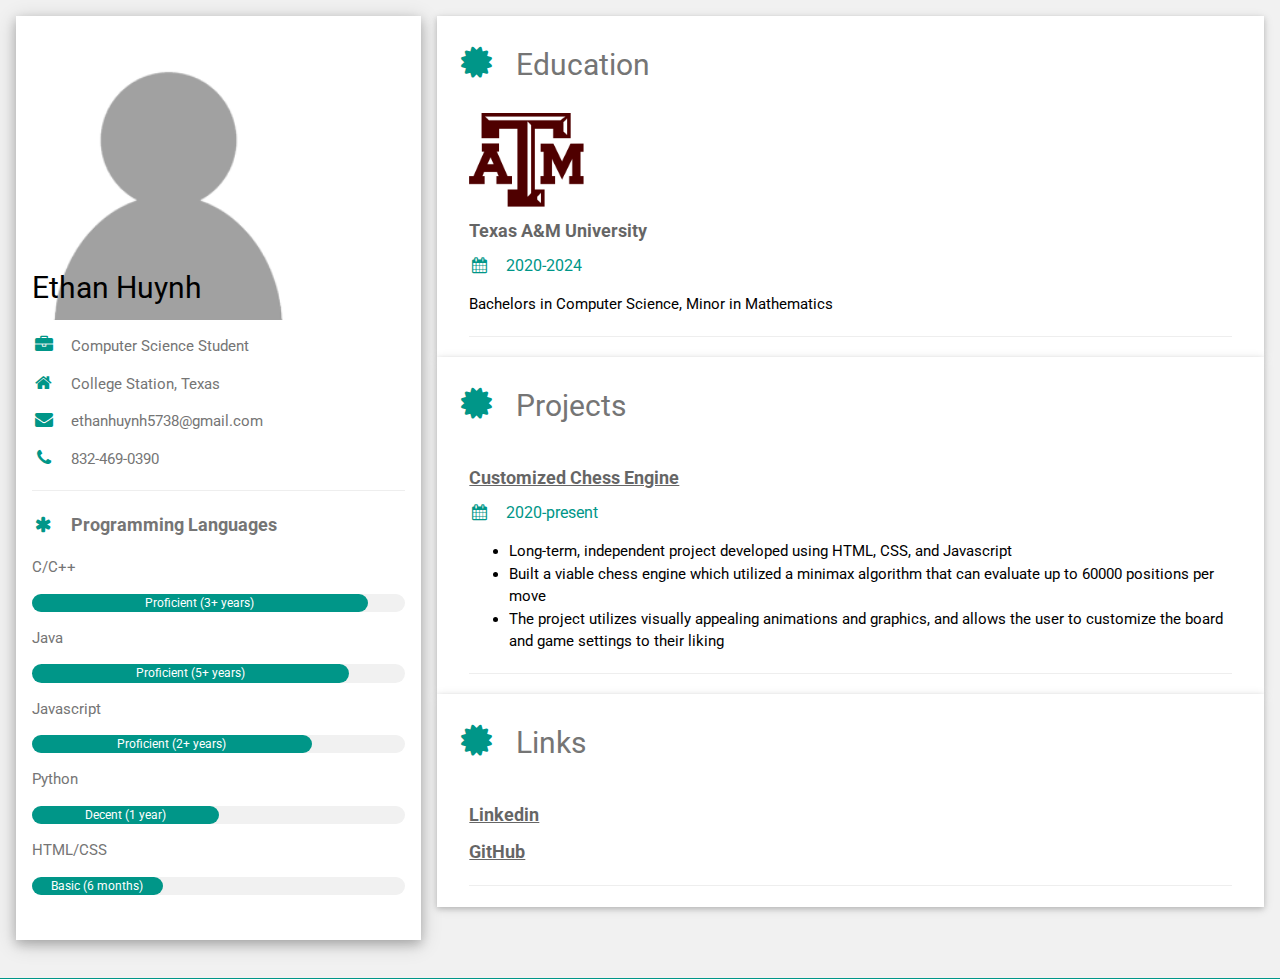
<file: index.html>
<!DOCTYPE html>
<html>
<title>Ethan Huynh</title>
<meta charset="UTF-8">
<meta name="viewport" content="width=device-width, initial-scale=1">
<link rel="stylesheet" href="style.css">
<link rel='stylesheet' href='https://fonts.googleapis.com/css?family=Roboto'>
<link rel="stylesheet" href="https://cdnjs.cloudflare.com/ajax/libs/font-awesome/4.7.0/css/font-awesome.min.css">
<style>
html,body,h1,h2,h3,h4,h5,h6 {font-family: "Roboto", sans-serif}
</style>
<body class="w3-light-grey">

<!-- Page Container -->
<div class="w3-content w3-margin-top" style="max-width:1400px;">

  <!-- The Grid -->
  <div class="w3-row-padding">
  
    <!-- Left Column -->
    <div class="w3-third">
    
      <div class="w3-white w3-text-grey w3-card-4">
        <div class="w3-display-container">
         <img src="/images/blank-avatar.png" style="width:75%" alt="Avatar">
          <div class="w3-display-bottomleft w3-container w3-text-black">
            <h2>Ethan Huynh</h2>
          </div>
        </div>
        <div class="w3-container">
          <p><i class="fa fa-briefcase fa-fw w3-margin-right w3-large w3-text-teal"></i>Computer Science Student</p>
          <p><i class="fa fa-home fa-fw w3-margin-right w3-large w3-text-teal"></i>College Station, Texas</p>
          <p><i class="fa fa-envelope fa-fw w3-margin-right w3-large w3-text-teal"></i>ethanhuynh5738@gmail.com</p>
          <p><i class="fa fa-phone fa-fw w3-margin-right w3-large w3-text-teal"></i>832-469-0390</p>
          <hr>

          <p class="w3-large"><b><i class="fa fa-asterisk fa-fw w3-margin-right w3-text-teal"></i>Programming Languages</b></p>
          <p>C/C++</p>
          <div class="w3-light-grey w3-round-xlarge w3-small">
            <div class="w3-container w3-center w3-round-xlarge w3-teal" style="width:90%">Proficient (3+ years)</div>
          </div>
          <p>Java</p>
          <div class="w3-light-grey w3-round-xlarge w3-small">
            <div class="w3-container w3-center w3-round-xlarge w3-teal" style="width:85%">
              <div class="w3-center w3-text-white">Proficient (5+ years)</div>
            </div>
          </div>
          <p>Javascript</p>
          <div class="w3-light-grey w3-round-xlarge w3-small">
            <div class="w3-container w3-center w3-round-xlarge w3-teal" style="width:75%">Proficient (2+ years)</div>
          </div>
          <p>Python</p>
          <div class="w3-light-grey w3-round-xlarge w3-small">
            <div class="w3-container w3-center w3-round-xlarge w3-teal" style="width:50%">Decent (1 year)</div>
          </div>
          <p>HTML/CSS</p>
          <div class="w3-light-grey w3-round-xlarge w3-small">
            <div class="w3-container w3-center w3-round-xlarge w3-teal" style="width:35%">Basic (6 months)</div>
          </div>

          <br>

         

          <br>
        </div>
      </div><br>

    <!-- End Left Column -->
    </div>

    <!-- Right Column -->
    <div class="w3-twothird">

      <div class="w3-container w3-card w3-white">
        <h2 class="w3-text-grey w3-padding-16"><i class="fa fa-certificate fa-fw w3-margin-right w3-xxlarge w3-text-teal"></i>Education</a></h2>
        <div class="w3-container">
            <img src="/images/a&m_logo.png" style="width:15%" alt="Avatar">
          <h5 class="w3-opacity"><b>Texas A&M University</b></h5>
          <h6 class="w3-text-teal"><i class="fa fa-calendar fa-fw w3-margin-right"></i>2020-2024</h6>
          <p>Bachelors in Computer Science, Minor in Mathematics</p>
          <hr>
        </div>
      </div>

      <div class="w3-container w3-card w3-white">
        <h2 class="w3-text-grey w3-padding-16"><i class="fa fa-certificate fa-fw w3-margin-right w3-xxlarge w3-text-teal"></i>Projects</h2>
        <div class="w3-container">
          <h5 class="w3-opacity"><b> <a href="https://ethanhuynh0710.github.io/chess/">Customized Chess Engine</a></b></h5>
          <h6 class="w3-text-teal"><i class="fa fa-calendar fa-fw w3-margin-right"></i>2020-present</h6>
            <ul>
                <li>Long-term, independent project developed using HTML, CSS, and Javascript</li>
                <li>Built a viable chess engine which utilized a minimax algorithm that can evaluate up to 60000 positions per move </li>
                <li>The project utilizes visually appealing animations and graphics, and allows the user to customize the board and game settings to their liking </li>
            </ul>
          <hr>
        </div>
      </div>

      <div class="w3-container w3-card w3-white">
        <h2 class="w3-text-grey w3-padding-16"><i class="fa fa-certificate fa-fw w3-margin-right w3-xxlarge w3-text-teal"></i>Links</a></h2>
        <div class="w3-container">
          <h5 class="w3-opacity"><b><a href="https://www.linkedin.com/in/ethan-huynh-04745b203/">Linkedin</a></b></h5>
          <h5 class="w3-opacity"><b><a href="https://github.com/ethanhuynh0710">GitHub</a></b></h5>
          <hr>
        </div>
      </div>

    <!-- End Right Column -->
    </div>
    
  <!-- End Grid -->
  </div>
  
  <!-- End Page Container -->
</div>

<footer class="w3-container w3-teal w3-center w3-margin-top">
</footer>

</body>
</html>
</file>
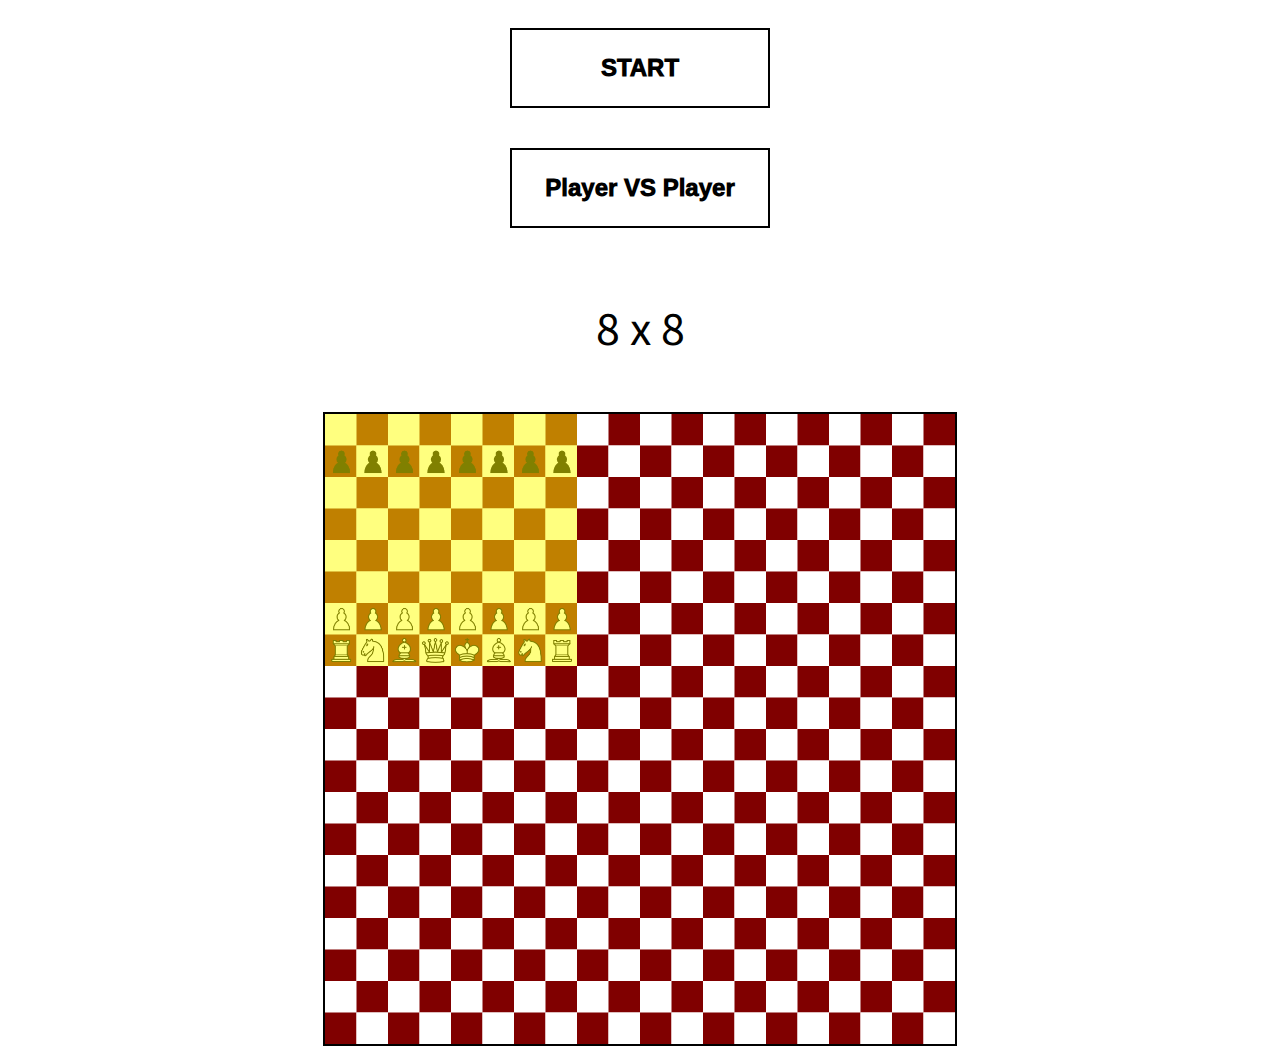
<file: chess/index.html>
<!DOCTYPE html>
<html>
  <head>
    <title>chess</title>
    <link rel = "stylesheet" href = "style.css">
    <script type = "module" src="menu.js">
      
    </script>

  </head>
    <body>
      <img id = "WhitePawn" src = "img/WhitePawn.png" alt = "" style="display: none;"/>
      <img id = "WhiteQueen" src = "img/WhiteQueen.png" alt = "" style="display: none;"/>
      <img id = "WhiteBishop" src = "img/WhiteBishop.png" alt = "" style="display: none;"/>
      <img id = "WhiteRook" src = "img/WhiteRook.png" alt = "" style="display: none;"/>
      <img id = "WhiteKnight" src = "img/WhiteKnight.png" alt = "" style="display: none;"/>
      <img id = "WhiteKing" src = "img/WhiteKing.png" alt = "" style="display: none;"/>

      <img id = "BlackPawn" src = "img/BlackPawn.png" alt = "" style="display: none;"/>
      <img id = "BlackQueen" src = "img/BlackQueen.png" alt = "" style="display: none;"/>
      <img id = "BlackBishop" src = "img/BlackBishop.png" alt = "" style="display: none;"/>
      <img id = "BlackRook" src = "img/BlackRook.png" alt = "" style="display: none;"/>
      <img id = "BlackKnight" src = "img/BlackKnight.png" alt = "" style="display: none;"/>
      <img id = "BlackKing" src = "img/BlackKing.png" alt = "" style="display: none;"/>
      
      <div class = "container">
        <button class = "custom-btn btn-10" onclick = "location.href='game.html'">START</button>
        <button class = "custom-btn btn-10" id = "selectMode" type = "button" onclick = "updateMode()">Player VS Player</button>
        <!-- <button class = "custom-btn btn-10" id = "animationToggle" type = "button" onclick = "toggleAnimation()">Animations: On</button> -->
        <p class = "dimensions" id = "dimensions">8 x 8</p>
        <canvas id = "myCanvas" width = "500" height = "500" style = "border: solid 2px black"></canvas>
        
       <!-- <img id = "WhiteBlackRectangle" class = "image WhiteBlackRectangle" src = "img/WhiteBlackRectangle.png" alt = ""/> -->
      </div>
      </body> 

</html>
</file>
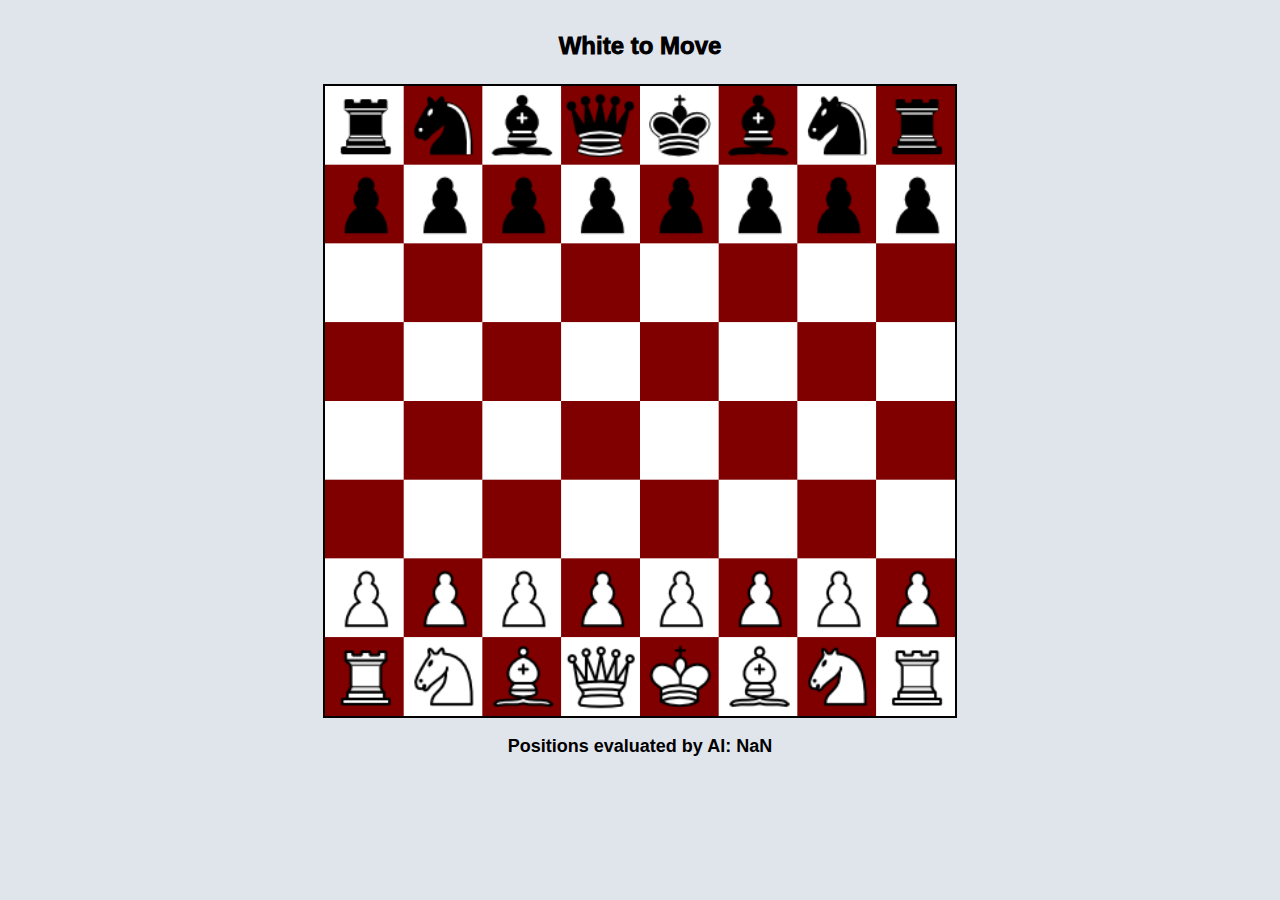
<file: chess/game.html>
<!DOCTYPE html>
<html>
  <head>
    <link rel = "stylesheet" href = "style2.css">
  </head>
    <body>
      <script type="module" src="master.js"></script>
      <img id = "WhitePawn" src = "img/WhitePawn.png" alt = "" style="display: none;"/>
      <img id = "WhiteQueen" src = "img/WhiteQueen.png" alt = "" style="display: none;"/>
      <img id = "WhiteBishop" src = "img/WhiteBishop.png" alt = "" style="display: none;"/>
      <img id = "WhiteRook" src = "img/WhiteRook.png" alt = "" style="display: none;"/>
      <img id = "WhiteKnight" src = "img/WhiteKnight.png" alt = "" style="display: none;"/>
      <img id = "WhiteKing" src = "img/WhiteKing.png" alt = "" style="display: none;"/>

      <img id = "BlackPawn" src = "img/BlackPawn.png" alt = "" style="display: none;"/>
      <img id = "BlackQueen" src = "img/BlackQueen.png" alt = "" style="display: none;"/>
      <img id = "BlackBishop" src = "img/BlackBishop.png" alt = "" style="display: none;"/>
      <img id = "BlackRook" src = "img/BlackRook.png" alt = "" style="display: none;"/>
      <img id = "BlackKnight" src = "img/BlackKnight.png" alt = "" style="display: none;"/>
      <img id = "BlackKing" src = "img/BlackKing.png" alt = "" style="display: none;"/>
      
      <img id = "WhiteTile1" src = "img/WhiteTile1.PNG" alt = "" style="display: none;"/>
      <img id = "BlackTile1" src = "img/BlackTile1.PNG" alt = "" style="display: none;"/>
      <div class = "middle">
        <p class = "turn" id = "turn">White to Move</p>
        <canvas id = "myCanvas" width = "500" height = "500" style = "border: solid 2px black"></canvas>

        <div class = "statistics">
          <p id = "positionsEvaluated">Positions evaluated by AI: NaN</p>
         <!-- <p id = "materialEvaluation">Static Material Evaluation: 0 (Neutral)</p>-->
          
        </div>
      </div>
      
      
     
    </body>
    
    
    
    
</html>
</file>
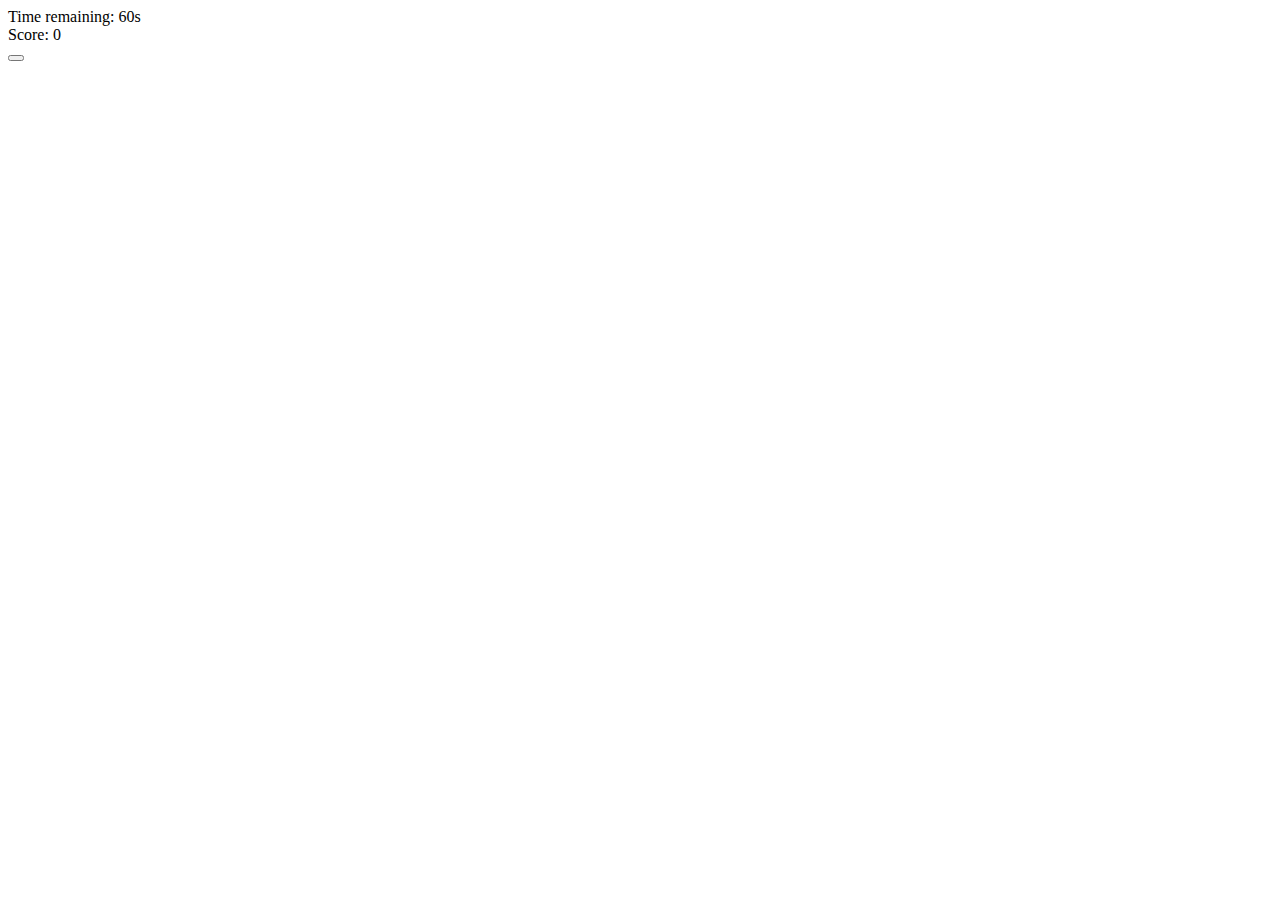
<file: chess/test.html>
<!DOCTYPE html>
    <html>
    <head>
	    <title>Page Title</title>
     <script>
      var click=0; 
var outOfTime = false;
function hi(){
if(!outOfTime){
click+=1; 
document.getElementById("score").innerHTML = click;
}
}
var time = 60; //time in seconds
var timer = setInterval(function(){
 time--;
 document.getElementById("timer").innerHTML = time + "s";
 if(time==0){
   clearInterval(timer);
   document.getElementById("timer").innerHTML = "Time's up!";
   outOfTime = true;
 }
}, 1000);
      </script>
	</head>
	<body>	Time remaining:
      <span id = "timer"> 60s</span><br/>
     Score:
       <span id="score">0</span><br/>
        <button onclick="hi()" id="demo"> </button>
	</body>
    </html>
</file>
<file: chess/style.css>
@import url('https://fonts.googleapis.com/css2?family=Source+Sans+Pro:wght@600&display=swap');
*{
    background-color:"#e0e5ec";
}
.container{
    display: flex;
    flex-direction:column;
    align-items: center;
    text-align: center;
   justify-content: space-evenly;
    background-size: cover;
   
}
/*
button{
    font-family: 'Source Sans Pro', sans-serif;
    width:150px;
    height:30px;
    border:3px solid purple;
    color:white;

}
*/

.custom-btn {
  width: 260px;
  height: 80px;
  padding: 10px 25px;
  border: 2px solid #000;
  font-family: 'Lato', sans-serif;
  font-weight: 1000;
  font-size: x-large;
  background: transparent;
  cursor: pointer;
  transition: all 0.3s ease;
  position: relative;
  display: inline-block;
}
button {
  margin: 20px;
  outline: none;
}
  
  .btn-10 {
    transition: all 0.3s ease;
    overflow: hidden;
  }
  .btn-10:after {
    position: absolute;
    content: " ";
    top: 0;
    left: 0;
    z-index: -1;
    width: 100%;
    height: 100%;
    transition: all 0.3s ease;
    -webkit-transform: scale(.1);
    transform: scale(.1);
  }
  .btn-10:hover {
    color: #fff;
  }
  .btn-10:hover:after {
    background: #800000;
    -webkit-transform: scale(1);
    transform: scale(1);
  }


.dimensions{
    background-color:transparent;
    font-family: 'Source Sans Pro', sans-serif;
    font-size: 3rem;
    color:black;

}
</file>
<file: chess/style2.css>
@import url('https://fonts.googleapis.com/css2?family=Source+Sans+Pro:wght@600&display=swap');
*{
    background-color:#e0e5ec
}

.middle{
    display: flex;
    flex-direction:column;
    align-items: center;
    text-align: center;
    justify-content: space-evenly;
    margin: 0;
    padding: 0;
}

.turn{
    font-family: 'Lato', sans-serif;
    font-weight: 1000;
    font-size: x-large;
}
.statistics{
    font-family: 'Lato', sans-serif;
    color:black;
    font-weight: 750;
    font-size:large;
    margin: 0;
}

p{/* collapse WS, preserve LB */
  }
</file>
<file: style.css>
/* W3.CSS 4.15 December 2020 by Jan Egil and Borge Refsnes */
html{box-sizing:border-box}*,*:before,*:after{box-sizing:inherit}
/* Extract from normalize.css by Nicolas Gallagher and Jonathan Neal git.io/normalize */
html{-ms-text-size-adjust:100%;-webkit-text-size-adjust:100%}body{margin:0}
article,aside,details,figcaption,figure,footer,header,main,menu,nav,section{display:block}summary{display:list-item}
audio,canvas,progress,video{display:inline-block}progress{vertical-align:baseline}
audio:not([controls]){display:none;height:0}[hidden],template{display:none}
a{background-color:transparent}a:active,a:hover{outline-width:0}
abbr[title]{border-bottom:none;text-decoration:underline;text-decoration:underline dotted}
b,strong{font-weight:bolder}dfn{font-style:italic}mark{background:#ff0;color:#000}
small{font-size:80%}sub,sup{font-size:75%;line-height:0;position:relative;vertical-align:baseline}
sub{bottom:-0.25em}sup{top:-0.5em}figure{margin:1em 40px}img{border-style:none}
code,kbd,pre,samp{font-family:monospace,monospace;font-size:1em}hr{box-sizing:content-box;height:0;overflow:visible}
button,input,select,textarea,optgroup{font:inherit;margin:0}optgroup{font-weight:bold}
button,input{overflow:visible}button,select{text-transform:none}
button,[type=button],[type=reset],[type=submit]{-webkit-appearance:button}
button::-moz-focus-inner,[type=button]::-moz-focus-inner,[type=reset]::-moz-focus-inner,[type=submit]::-moz-focus-inner{border-style:none;padding:0}
button:-moz-focusring,[type=button]:-moz-focusring,[type=reset]:-moz-focusring,[type=submit]:-moz-focusring{outline:1px dotted ButtonText}
fieldset{border:1px solid #c0c0c0;margin:0 2px;padding:.35em .625em .75em}
legend{color:inherit;display:table;max-width:100%;padding:0;white-space:normal}textarea{overflow:auto}
[type=checkbox],[type=radio]{padding:0}
[type=number]::-webkit-inner-spin-button,[type=number]::-webkit-outer-spin-button{height:auto}
[type=search]{-webkit-appearance:textfield;outline-offset:-2px}
[type=search]::-webkit-search-decoration{-webkit-appearance:none}
::-webkit-file-upload-button{-webkit-appearance:button;font:inherit}
/* End extract */
html,body{font-family:Verdana,sans-serif;font-size:15px;line-height:1.5}html{overflow-x:hidden}
h1{font-size:36px}h2{font-size:30px}h3{font-size:24px}h4{font-size:20px}h5{font-size:18px}h6{font-size:16px}
.w3-serif{font-family:serif}.w3-sans-serif{font-family:sans-serif}.w3-cursive{font-family:cursive}.w3-monospace{font-family:monospace}
h1,h2,h3,h4,h5,h6{font-family:"Segoe UI",Arial,sans-serif;font-weight:400;margin:10px 0}.w3-wide{letter-spacing:4px}
hr{border:0;border-top:1px solid #eee;margin:20px 0}
.w3-image{max-width:100%;height:auto}img{vertical-align:middle}a{color:inherit}
.w3-table,.w3-table-all{border-collapse:collapse;border-spacing:0;width:100%;display:table}.w3-table-all{border:1px solid #ccc}
.w3-bordered tr,.w3-table-all tr{border-bottom:1px solid #ddd}.w3-striped tbody tr:nth-child(even){background-color:#f1f1f1}
.w3-table-all tr:nth-child(odd){background-color:#fff}.w3-table-all tr:nth-child(even){background-color:#f1f1f1}
.w3-hoverable tbody tr:hover,.w3-ul.w3-hoverable li:hover{background-color:#ccc}.w3-centered tr th,.w3-centered tr td{text-align:center}
.w3-table td,.w3-table th,.w3-table-all td,.w3-table-all th{padding:8px 8px;display:table-cell;text-align:left;vertical-align:top}
.w3-table th:first-child,.w3-table td:first-child,.w3-table-all th:first-child,.w3-table-all td:first-child{padding-left:16px}
.w3-btn,.w3-button{border:none;display:inline-block;padding:8px 16px;vertical-align:middle;overflow:hidden;text-decoration:none;color:inherit;background-color:inherit;text-align:center;cursor:pointer;white-space:nowrap}
.w3-btn:hover{box-shadow:0 8px 16px 0 rgba(0,0,0,0.2),0 6px 20px 0 rgba(0,0,0,0.19)}
.w3-btn,.w3-button{-webkit-touch-callout:none;-webkit-user-select:none;-khtml-user-select:none;-moz-user-select:none;-ms-user-select:none;user-select:none}   
.w3-disabled,.w3-btn:disabled,.w3-button:disabled{cursor:not-allowed;opacity:0.3}.w3-disabled *,:disabled *{pointer-events:none}
.w3-btn.w3-disabled:hover,.w3-btn:disabled:hover{box-shadow:none}
.w3-badge,.w3-tag{background-color:#000;color:#fff;display:inline-block;padding-left:8px;padding-right:8px;text-align:center}.w3-badge{border-radius:50%}
.w3-ul{list-style-type:none;padding:0;margin:0}.w3-ul li{padding:8px 16px;border-bottom:1px solid #ddd}.w3-ul li:last-child{border-bottom:none}
.w3-tooltip,.w3-display-container{position:relative}.w3-tooltip .w3-text{display:none}.w3-tooltip:hover .w3-text{display:inline-block}
.w3-ripple:active{opacity:0.5}.w3-ripple{transition:opacity 0s}
.w3-input{padding:8px;display:block;border:none;border-bottom:1px solid #ccc;width:100%}
.w3-select{padding:9px 0;width:100%;border:none;border-bottom:1px solid #ccc}
.w3-dropdown-click,.w3-dropdown-hover{position:relative;display:inline-block;cursor:pointer}
.w3-dropdown-hover:hover .w3-dropdown-content{display:block}
.w3-dropdown-hover:first-child,.w3-dropdown-click:hover{background-color:#ccc;color:#000}
.w3-dropdown-hover:hover > .w3-button:first-child,.w3-dropdown-click:hover > .w3-button:first-child{background-color:#ccc;color:#000}
.w3-dropdown-content{cursor:auto;color:#000;background-color:#fff;display:none;position:absolute;min-width:160px;margin:0;padding:0;z-index:1}
.w3-check,.w3-radio{width:24px;height:24px;position:relative;top:6px}
.w3-sidebar{height:100%;width:200px;background-color:#fff;position:fixed!important;z-index:1;overflow:auto}
.w3-bar-block .w3-dropdown-hover,.w3-bar-block .w3-dropdown-click{width:100%}
.w3-bar-block .w3-dropdown-hover .w3-dropdown-content,.w3-bar-block .w3-dropdown-click .w3-dropdown-content{min-width:100%}
.w3-bar-block .w3-dropdown-hover .w3-button,.w3-bar-block .w3-dropdown-click .w3-button{width:100%;text-align:left;padding:8px 16px}
.w3-main,#main{transition:margin-left .4s}
.w3-modal{z-index:3;display:none;padding-top:100px;position:fixed;left:0;top:0;width:100%;height:100%;overflow:auto;background-color:rgb(0,0,0);background-color:rgba(0,0,0,0.4)}
.w3-modal-content{margin:auto;background-color:#fff;position:relative;padding:0;outline:0;width:600px}
.w3-bar{width:100%;overflow:hidden}.w3-center .w3-bar{display:inline-block;width:auto}
.w3-bar .w3-bar-item{padding:8px 16px;float:left;width:auto;border:none;display:block;outline:0}
.w3-bar .w3-dropdown-hover,.w3-bar .w3-dropdown-click{position:static;float:left}
.w3-bar .w3-button{white-space:normal}
.w3-bar-block .w3-bar-item{width:100%;display:block;padding:8px 16px;text-align:left;border:none;white-space:normal;float:none;outline:0}
.w3-bar-block.w3-center .w3-bar-item{text-align:center}.w3-block{display:block;width:100%}
.w3-responsive{display:block;overflow-x:auto}
.w3-container:after,.w3-container:before,.w3-panel:after,.w3-panel:before,.w3-row:after,.w3-row:before,.w3-row-padding:after,.w3-row-padding:before,
.w3-cell-row:before,.w3-cell-row:after,.w3-clear:after,.w3-clear:before,.w3-bar:before,.w3-bar:after{content:"";display:table;clear:both}
.w3-col,.w3-half,.w3-third,.w3-twothird,.w3-threequarter,.w3-quarter{float:left;width:100%}
.w3-col.s1{width:8.33333%}.w3-col.s2{width:16.66666%}.w3-col.s3{width:24.99999%}.w3-col.s4{width:33.33333%}
.w3-col.s5{width:41.66666%}.w3-col.s6{width:49.99999%}.w3-col.s7{width:58.33333%}.w3-col.s8{width:66.66666%}
.w3-col.s9{width:74.99999%}.w3-col.s10{width:83.33333%}.w3-col.s11{width:91.66666%}.w3-col.s12{width:99.99999%}
@media (min-width:601px){.w3-col.m1{width:8.33333%}.w3-col.m2{width:16.66666%}.w3-col.m3,.w3-quarter{width:24.99999%}.w3-col.m4,.w3-third{width:33.33333%}
.w3-col.m5{width:41.66666%}.w3-col.m6,.w3-half{width:49.99999%}.w3-col.m7{width:58.33333%}.w3-col.m8,.w3-twothird{width:66.66666%}
.w3-col.m9,.w3-threequarter{width:74.99999%}.w3-col.m10{width:83.33333%}.w3-col.m11{width:91.66666%}.w3-col.m12{width:99.99999%}}
@media (min-width:993px){.w3-col.l1{width:8.33333%}.w3-col.l2{width:16.66666%}.w3-col.l3{width:24.99999%}.w3-col.l4{width:33.33333%}
.w3-col.l5{width:41.66666%}.w3-col.l6{width:49.99999%}.w3-col.l7{width:58.33333%}.w3-col.l8{width:66.66666%}
.w3-col.l9{width:74.99999%}.w3-col.l10{width:83.33333%}.w3-col.l11{width:91.66666%}.w3-col.l12{width:99.99999%}}
.w3-rest{overflow:hidden}.w3-stretch{margin-left:-16px;margin-right:-16px}
.w3-content,.w3-auto{margin-left:auto;margin-right:auto}.w3-content{max-width:980px}.w3-auto{max-width:1140px}
.w3-cell-row{display:table;width:100%}.w3-cell{display:table-cell}
.w3-cell-top{vertical-align:top}.w3-cell-middle{vertical-align:middle}.w3-cell-bottom{vertical-align:bottom}
.w3-hide{display:none!important}.w3-show-block,.w3-show{display:block!important}.w3-show-inline-block{display:inline-block!important}
@media (max-width:1205px){.w3-auto{max-width:95%}}
@media (max-width:600px){.w3-modal-content{margin:0 10px;width:auto!important}.w3-modal{padding-top:30px}
.w3-dropdown-hover.w3-mobile .w3-dropdown-content,.w3-dropdown-click.w3-mobile .w3-dropdown-content{position:relative}	
.w3-hide-small{display:none!important}.w3-mobile{display:block;width:100%!important}.w3-bar-item.w3-mobile,.w3-dropdown-hover.w3-mobile,.w3-dropdown-click.w3-mobile{text-align:center}
.w3-dropdown-hover.w3-mobile,.w3-dropdown-hover.w3-mobile .w3-btn,.w3-dropdown-hover.w3-mobile .w3-button,.w3-dropdown-click.w3-mobile,.w3-dropdown-click.w3-mobile .w3-btn,.w3-dropdown-click.w3-mobile .w3-button{width:100%}}
@media (max-width:768px){.w3-modal-content{width:500px}.w3-modal{padding-top:50px}}
@media (min-width:993px){.w3-modal-content{width:900px}.w3-hide-large{display:none!important}.w3-sidebar.w3-collapse{display:block!important}}
@media (max-width:992px) and (min-width:601px){.w3-hide-medium{display:none!important}}
@media (max-width:992px){.w3-sidebar.w3-collapse{display:none}.w3-main{margin-left:0!important;margin-right:0!important}.w3-auto{max-width:100%}}
.w3-top,.w3-bottom{position:fixed;width:100%;z-index:1}.w3-top{top:0}.w3-bottom{bottom:0}
.w3-overlay{position:fixed;display:none;width:100%;height:100%;top:0;left:0;right:0;bottom:0;background-color:rgba(0,0,0,0.5);z-index:2}
.w3-display-topleft{position:absolute;left:0;top:0}.w3-display-topright{position:absolute;right:0;top:0}
.w3-display-bottomleft{position:absolute;left:0;bottom:0}.w3-display-bottomright{position:absolute;right:0;bottom:0}
.w3-display-middle{position:absolute;top:50%;left:50%;transform:translate(-50%,-50%);-ms-transform:translate(-50%,-50%)}
.w3-display-left{position:absolute;top:50%;left:0%;transform:translate(0%,-50%);-ms-transform:translate(-0%,-50%)}
.w3-display-right{position:absolute;top:50%;right:0%;transform:translate(0%,-50%);-ms-transform:translate(0%,-50%)}
.w3-display-topmiddle{position:absolute;left:50%;top:0;transform:translate(-50%,0%);-ms-transform:translate(-50%,0%)}
.w3-display-bottommiddle{position:absolute;left:50%;bottom:0;transform:translate(-50%,0%);-ms-transform:translate(-50%,0%)}
.w3-display-container:hover .w3-display-hover{display:block}.w3-display-container:hover span.w3-display-hover{display:inline-block}.w3-display-hover{display:none}
.w3-display-position{position:absolute}
.w3-circle{border-radius:50%}
.w3-round-small{border-radius:2px}.w3-round,.w3-round-medium{border-radius:4px}.w3-round-large{border-radius:8px}.w3-round-xlarge{border-radius:16px}.w3-round-xxlarge{border-radius:32px}
.w3-row-padding,.w3-row-padding>.w3-half,.w3-row-padding>.w3-third,.w3-row-padding>.w3-twothird,.w3-row-padding>.w3-threequarter,.w3-row-padding>.w3-quarter,.w3-row-padding>.w3-col{padding:0 8px}
.w3-container,.w3-panel{padding:0.01em 16px}.w3-panel{margin-top:16px;margin-bottom:16px}
.w3-code,.w3-codespan{font-family:Consolas,"courier new";font-size:16px}
.w3-code{width:auto;background-color:#fff;padding:8px 12px;border-left:4px solid #4CAF50;word-wrap:break-word}
.w3-codespan{color:crimson;background-color:#f1f1f1;padding-left:4px;padding-right:4px;font-size:110%}
.w3-card,.w3-card-2{box-shadow:0 2px 5px 0 rgba(0,0,0,0.16),0 2px 10px 0 rgba(0,0,0,0.12)}
.w3-card-4,.w3-hover-shadow:hover{box-shadow:0 4px 10px 0 rgba(0,0,0,0.2),0 4px 20px 0 rgba(0,0,0,0.19)}
.w3-spin{animation:w3-spin 2s infinite linear}@keyframes w3-spin{0%{transform:rotate(0deg)}100%{transform:rotate(359deg)}}
.w3-animate-fading{animation:fading 10s infinite}@keyframes fading{0%{opacity:0}50%{opacity:1}100%{opacity:0}}
.w3-animate-opacity{animation:opac 0.8s}@keyframes opac{from{opacity:0} to{opacity:1}}
.w3-animate-top{position:relative;animation:animatetop 0.4s}@keyframes animatetop{from{top:-300px;opacity:0} to{top:0;opacity:1}}
.w3-animate-left{position:relative;animation:animateleft 0.4s}@keyframes animateleft{from{left:-300px;opacity:0} to{left:0;opacity:1}}
.w3-animate-right{position:relative;animation:animateright 0.4s}@keyframes animateright{from{right:-300px;opacity:0} to{right:0;opacity:1}}
.w3-animate-bottom{position:relative;animation:animatebottom 0.4s}@keyframes animatebottom{from{bottom:-300px;opacity:0} to{bottom:0;opacity:1}}
.w3-animate-zoom {animation:animatezoom 0.6s}@keyframes animatezoom{from{transform:scale(0)} to{transform:scale(1)}}
.w3-animate-input{transition:width 0.4s ease-in-out}.w3-animate-input:focus{width:100%!important}
.w3-opacity,.w3-hover-opacity:hover{opacity:0.60}.w3-opacity-off,.w3-hover-opacity-off:hover{opacity:1}
.w3-opacity-max{opacity:0.25}.w3-opacity-min{opacity:0.75}
.w3-greyscale-max,.w3-grayscale-max,.w3-hover-greyscale:hover,.w3-hover-grayscale:hover{filter:grayscale(100%)}
.w3-greyscale,.w3-grayscale{filter:grayscale(75%)}.w3-greyscale-min,.w3-grayscale-min{filter:grayscale(50%)}
.w3-sepia{filter:sepia(75%)}.w3-sepia-max,.w3-hover-sepia:hover{filter:sepia(100%)}.w3-sepia-min{filter:sepia(50%)}
.w3-tiny{font-size:10px!important}.w3-small{font-size:12px!important}.w3-medium{font-size:15px!important}.w3-large{font-size:18px!important}
.w3-xlarge{font-size:24px!important}.w3-xxlarge{font-size:36px!important}.w3-xxxlarge{font-size:48px!important}.w3-jumbo{font-size:64px!important}
.w3-left-align{text-align:left!important}.w3-right-align{text-align:right!important}.w3-justify{text-align:justify!important}.w3-center{text-align:center!important}
.w3-border-0{border:0!important}.w3-border{border:1px solid #ccc!important}
.w3-border-top{border-top:1px solid #ccc!important}.w3-border-bottom{border-bottom:1px solid #ccc!important}
.w3-border-left{border-left:1px solid #ccc!important}.w3-border-right{border-right:1px solid #ccc!important}
.w3-topbar{border-top:6px solid #ccc!important}.w3-bottombar{border-bottom:6px solid #ccc!important}
.w3-leftbar{border-left:6px solid #ccc!important}.w3-rightbar{border-right:6px solid #ccc!important}
.w3-section,.w3-code{margin-top:16px!important;margin-bottom:16px!important}
.w3-margin{margin:16px!important}.w3-margin-top{margin-top:16px!important}.w3-margin-bottom{margin-bottom:16px!important}
.w3-margin-left{margin-left:16px!important}.w3-margin-right{margin-right:16px!important}
.w3-padding-small{padding:4px 8px!important}.w3-padding{padding:8px 16px!important}.w3-padding-large{padding:12px 24px!important}
.w3-padding-16{padding-top:16px!important;padding-bottom:16px!important}.w3-padding-24{padding-top:24px!important;padding-bottom:24px!important}
.w3-padding-32{padding-top:32px!important;padding-bottom:32px!important}.w3-padding-48{padding-top:48px!important;padding-bottom:48px!important}
.w3-padding-64{padding-top:64px!important;padding-bottom:64px!important}
.w3-padding-top-64{padding-top:64px!important}.w3-padding-top-48{padding-top:48px!important}
.w3-padding-top-32{padding-top:32px!important}.w3-padding-top-24{padding-top:24px!important}
.w3-left{float:left!important}.w3-right{float:right!important}
.w3-button:hover{color:#000!important;background-color:#ccc!important}
.w3-transparent,.w3-hover-none:hover{background-color:transparent!important}
.w3-hover-none:hover{box-shadow:none!important}
/* Colors */
.w3-amber,.w3-hover-amber:hover{color:#000!important;background-color:#ffc107!important}
.w3-aqua,.w3-hover-aqua:hover{color:#000!important;background-color:#00ffff!important}
.w3-blue,.w3-hover-blue:hover{color:#fff!important;background-color:#2196F3!important}
.w3-light-blue,.w3-hover-light-blue:hover{color:#000!important;background-color:#87CEEB!important}
.w3-brown,.w3-hover-brown:hover{color:#fff!important;background-color:#795548!important}
.w3-cyan,.w3-hover-cyan:hover{color:#000!important;background-color:#00bcd4!important}
.w3-blue-grey,.w3-hover-blue-grey:hover,.w3-blue-gray,.w3-hover-blue-gray:hover{color:#fff!important;background-color:#607d8b!important}
.w3-green,.w3-hover-green:hover{color:#fff!important;background-color:#4CAF50!important}
.w3-light-green,.w3-hover-light-green:hover{color:#000!important;background-color:#8bc34a!important}
.w3-indigo,.w3-hover-indigo:hover{color:#fff!important;background-color:#3f51b5!important}
.w3-khaki,.w3-hover-khaki:hover{color:#000!important;background-color:#f0e68c!important}
.w3-lime,.w3-hover-lime:hover{color:#000!important;background-color:#cddc39!important}
.w3-orange,.w3-hover-orange:hover{color:#000!important;background-color:#ff9800!important}
.w3-deep-orange,.w3-hover-deep-orange:hover{color:#fff!important;background-color:#ff5722!important}
.w3-pink,.w3-hover-pink:hover{color:#fff!important;background-color:#e91e63!important}
.w3-purple,.w3-hover-purple:hover{color:#fff!important;background-color:#9c27b0!important}
.w3-deep-purple,.w3-hover-deep-purple:hover{color:#fff!important;background-color:#673ab7!important}
.w3-red,.w3-hover-red:hover{color:#fff!important;background-color:#f44336!important}
.w3-sand,.w3-hover-sand:hover{color:#000!important;background-color:#fdf5e6!important}
.w3-teal,.w3-hover-teal:hover{color:#fff!important;background-color:#009688!important}
.w3-yellow,.w3-hover-yellow:hover{color:#000!important;background-color:#ffeb3b!important}
.w3-white,.w3-hover-white:hover{color:#000!important;background-color:#fff!important}
.w3-black,.w3-hover-black:hover{color:#fff!important;background-color:#000!important}
.w3-grey,.w3-hover-grey:hover,.w3-gray,.w3-hover-gray:hover{color:#000!important;background-color:#9e9e9e!important}
.w3-light-grey,.w3-hover-light-grey:hover,.w3-light-gray,.w3-hover-light-gray:hover{color:#000!important;background-color:#f1f1f1!important}
.w3-dark-grey,.w3-hover-dark-grey:hover,.w3-dark-gray,.w3-hover-dark-gray:hover{color:#fff!important;background-color:#616161!important}
.w3-pale-red,.w3-hover-pale-red:hover{color:#000!important;background-color:#ffdddd!important}
.w3-pale-green,.w3-hover-pale-green:hover{color:#000!important;background-color:#ddffdd!important}
.w3-pale-yellow,.w3-hover-pale-yellow:hover{color:#000!important;background-color:#ffffcc!important}
.w3-pale-blue,.w3-hover-pale-blue:hover{color:#000!important;background-color:#ddffff!important}
.w3-text-amber,.w3-hover-text-amber:hover{color:#ffc107!important}
.w3-text-aqua,.w3-hover-text-aqua:hover{color:#00ffff!important}
.w3-text-blue,.w3-hover-text-blue:hover{color:#2196F3!important}
.w3-text-light-blue,.w3-hover-text-light-blue:hover{color:#87CEEB!important}
.w3-text-brown,.w3-hover-text-brown:hover{color:#795548!important}
.w3-text-cyan,.w3-hover-text-cyan:hover{color:#00bcd4!important}
.w3-text-blue-grey,.w3-hover-text-blue-grey:hover,.w3-text-blue-gray,.w3-hover-text-blue-gray:hover{color:#607d8b!important}
.w3-text-green,.w3-hover-text-green:hover{color:#4CAF50!important}
.w3-text-light-green,.w3-hover-text-light-green:hover{color:#8bc34a!important}
.w3-text-indigo,.w3-hover-text-indigo:hover{color:#3f51b5!important}
.w3-text-khaki,.w3-hover-text-khaki:hover{color:#b4aa50!important}
.w3-text-lime,.w3-hover-text-lime:hover{color:#cddc39!important}
.w3-text-orange,.w3-hover-text-orange:hover{color:#ff9800!important}
.w3-text-deep-orange,.w3-hover-text-deep-orange:hover{color:#ff5722!important}
.w3-text-pink,.w3-hover-text-pink:hover{color:#e91e63!important}
.w3-text-purple,.w3-hover-text-purple:hover{color:#9c27b0!important}
.w3-text-deep-purple,.w3-hover-text-deep-purple:hover{color:#673ab7!important}
.w3-text-red,.w3-hover-text-red:hover{color:#f44336!important}
.w3-text-sand,.w3-hover-text-sand:hover{color:#fdf5e6!important}
.w3-text-teal,.w3-hover-text-teal:hover{color:#009688!important}
.w3-text-yellow,.w3-hover-text-yellow:hover{color:#d2be0e!important}
.w3-text-white,.w3-hover-text-white:hover{color:#fff!important}
.w3-text-black,.w3-hover-text-black:hover{color:#000!important}
.w3-text-grey,.w3-hover-text-grey:hover,.w3-text-gray,.w3-hover-text-gray:hover{color:#757575!important}
.w3-text-light-grey,.w3-hover-text-light-grey:hover,.w3-text-light-gray,.w3-hover-text-light-gray:hover{color:#f1f1f1!important}
.w3-text-dark-grey,.w3-hover-text-dark-grey:hover,.w3-text-dark-gray,.w3-hover-text-dark-gray:hover{color:#3a3a3a!important}
.w3-border-amber,.w3-hover-border-amber:hover{border-color:#ffc107!important}
.w3-border-aqua,.w3-hover-border-aqua:hover{border-color:#00ffff!important}
.w3-border-blue,.w3-hover-border-blue:hover{border-color:#2196F3!important}
.w3-border-light-blue,.w3-hover-border-light-blue:hover{border-color:#87CEEB!important}
.w3-border-brown,.w3-hover-border-brown:hover{border-color:#795548!important}
.w3-border-cyan,.w3-hover-border-cyan:hover{border-color:#00bcd4!important}
.w3-border-blue-grey,.w3-hover-border-blue-grey:hover,.w3-border-blue-gray,.w3-hover-border-blue-gray:hover{border-color:#607d8b!important}
.w3-border-green,.w3-hover-border-green:hover{border-color:#4CAF50!important}
.w3-border-light-green,.w3-hover-border-light-green:hover{border-color:#8bc34a!important}
.w3-border-indigo,.w3-hover-border-indigo:hover{border-color:#3f51b5!important}
.w3-border-khaki,.w3-hover-border-khaki:hover{border-color:#f0e68c!important}
.w3-border-lime,.w3-hover-border-lime:hover{border-color:#cddc39!important}
.w3-border-orange,.w3-hover-border-orange:hover{border-color:#ff9800!important}
.w3-border-deep-orange,.w3-hover-border-deep-orange:hover{border-color:#ff5722!important}
.w3-border-pink,.w3-hover-border-pink:hover{border-color:#e91e63!important}
.w3-border-purple,.w3-hover-border-purple:hover{border-color:#9c27b0!important}
.w3-border-deep-purple,.w3-hover-border-deep-purple:hover{border-color:#673ab7!important}
.w3-border-red,.w3-hover-border-red:hover{border-color:#f44336!important}
.w3-border-sand,.w3-hover-border-sand:hover{border-color:#fdf5e6!important}
.w3-border-teal,.w3-hover-border-teal:hover{border-color:#009688!important}
.w3-border-yellow,.w3-hover-border-yellow:hover{border-color:#ffeb3b!important}
.w3-border-white,.w3-hover-border-white:hover{border-color:#fff!important}
.w3-border-black,.w3-hover-border-black:hover{border-color:#000!important}
.w3-border-grey,.w3-hover-border-grey:hover,.w3-border-gray,.w3-hover-border-gray:hover{border-color:#9e9e9e!important}
.w3-border-light-grey,.w3-hover-border-light-grey:hover,.w3-border-light-gray,.w3-hover-border-light-gray:hover{border-color:#f1f1f1!important}
.w3-border-dark-grey,.w3-hover-border-dark-grey:hover,.w3-border-dark-gray,.w3-hover-border-dark-gray:hover{border-color:#616161!important}
.w3-border-pale-red,.w3-hover-border-pale-red:hover{border-color:#ffe7e7!important}.w3-border-pale-green,.w3-hover-border-pale-green:hover{border-color:#e7ffe7!important}
.w3-border-pale-yellow,.w3-hover-border-pale-yellow:hover{border-color:#ffffcc!important}.w3-border-pale-blue,.w3-hover-border-pale-blue:hover{border-color:#e7ffff!important}
</file>
